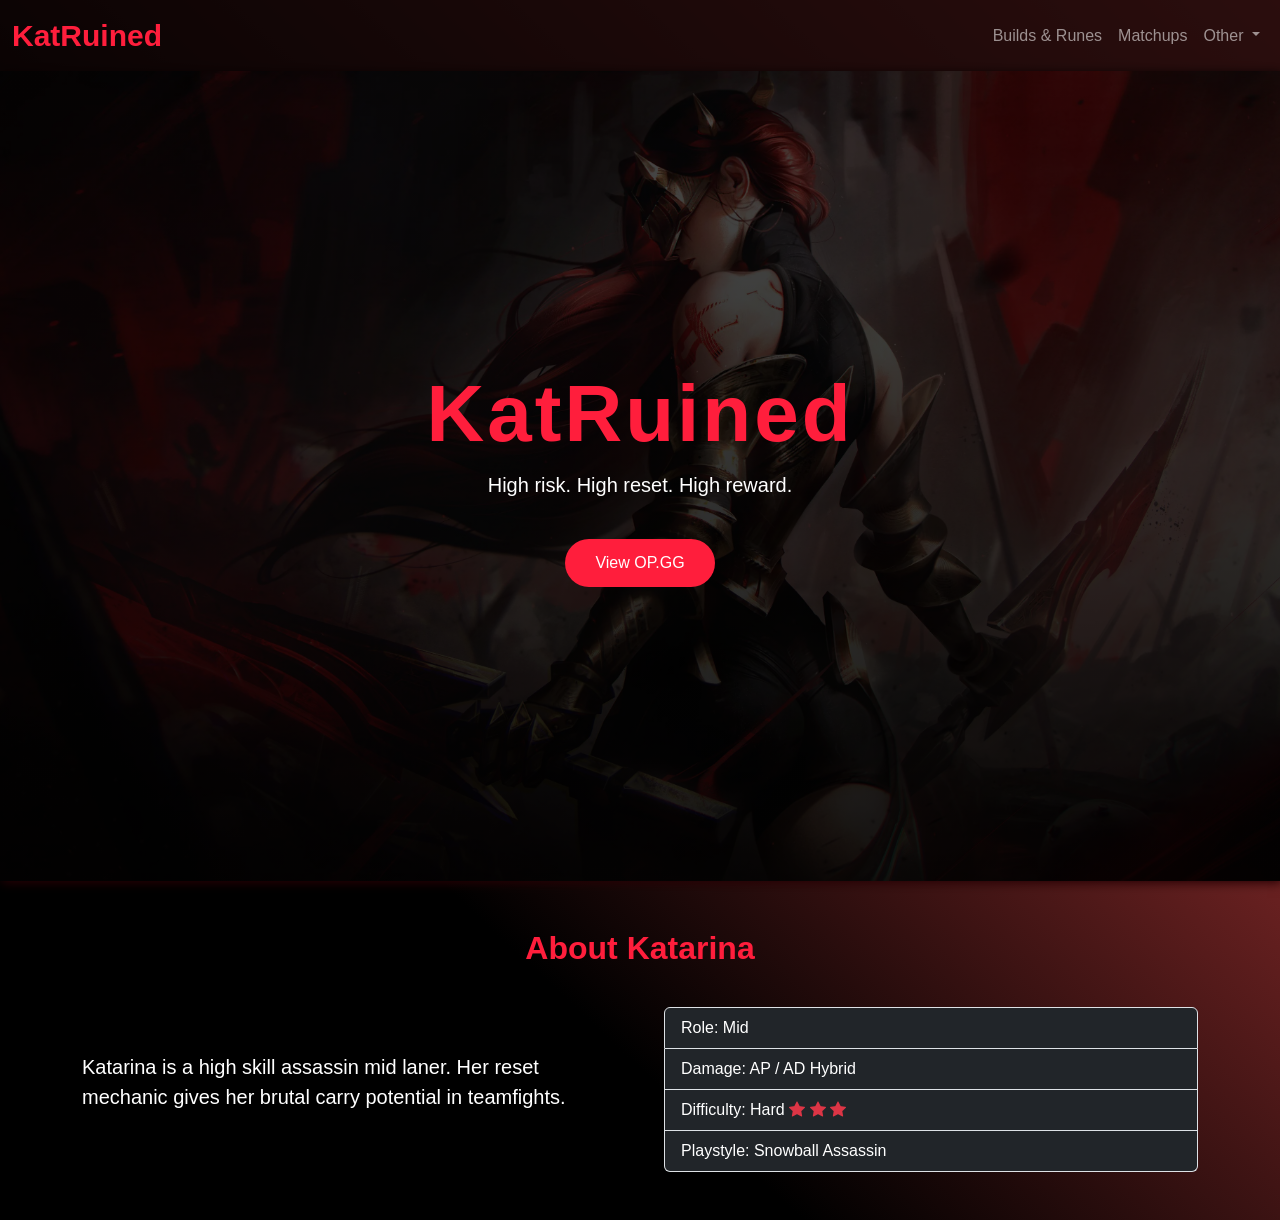
<file: index.html>
<!DOCTYPE html>
<html lang="hu">
<head>
    <meta charset="UTF-8">
    <meta name="viewport" content="width=device-width, initial-scale=1.0">
    <title>KatRuined</title>
    <link href="https://cdn.jsdelivr.net/npm/bootstrap@5.3.8/dist/css/bootstrap.min.css" rel="stylesheet" integrity="sha384-sRIl4kxILFvY47J16cr9ZwB07vP4J8+LH7qKQnuqkuIAvNWLzeN8tE5YBujZqJLB" crossorigin="anonymous">
    <script src="https://cdn.jsdelivr.net/npm/bootstrap@5.3.8/dist/js/bootstrap.bundle.min.js" integrity="sha384-FKyoEForCGlyvwx9Hj09JcYn3nv7wiPVlz7YYwJrWVcXK/BmnVDxM+D2scQbITxI" crossorigin="anonymous"></script>
    <link rel="stylesheet" href="css/index.css">
    <link href="https://cdn.jsdelivr.net/npm/bootstrap-icons@1.11.3/font/bootstrap-icons.css" rel="stylesheet">
</head>
<body>

    <!-- NAVBAR -->

    <nav class="navbar navbar-expand-lg navbar-dark" style="background: rgba(0, 0, 0, 0.808);">
    <div class="container-fluid">
    <a class="navbar-brand" href="index.html" style="color: #ff1e3c; font-weight: bold; font-size: 30px;">KatRuined</a>
    <button class="navbar-toggler" type="button" data-bs-toggle="collapse" data-bs-target="#navbarSupportedContent" aria-controls="navbarSupportedContent" aria-expanded="false" aria-label="Toggle navigation">
      <span class="navbar-toggler-icon"></span>
    </button>
    <div class="collapse navbar-collapse" id="navbarSupportedContent">
      <ul class="navbar-nav ms-auto">
        <!--<li class="nav-item">
          <a class="nav-link active" aria-current="page" href="index.html">Home</a>
        </li>-->
        <li class="nav-item">
          <a class="nav-link" href="builds and runes.html">Builds & Runes</a>
        </li>
        <li class="nav-item">
          <a class="nav-link" href="matchups.html">Matchups</a>
        </li>
        <li class="nav-item dropdown">
          <a class="nav-link dropdown-toggle" href="#" role="button" data-bs-toggle="dropdown" aria-expanded="false">
            Other
          </a>
          <ul class="dropdown-menu" style="background-color: rgba(46, 0, 0, 0.329);">
            <li><a class="dropdown-item" href="story.html" style="color: white;">Story</a></li>
            <li><a class="dropdown-item" href="skins.html" style="color: white;">Skins</a></li>
          </ul>
        </li>
        
    </div>
    </div>
    </nav>

    <!--HERO-->

    <section class="hero">
    <div class="container">
        <h1 class="display-1 fw-bold">KatRuined</h1>
        <p class="lead mb-4">
            High risk. High reset. High reward.
        </p>
        <a href="https://op.gg/lol/summoners/eune/AssassinSIave-1111" class="opgg-btn">View OP.GG</a>
    </div>
    </section>

    <section class="container py-5 fade-in">
    <h2 class="section-title text-center">About Katarina</h2>

    <div class="row g-5 align-items-center">
        <div class="col-md-6">
            <p class="lead">
                Katarina is a high skill assassin mid laner.
                Her reset mechanic gives her brutal carry potential in teamfights.
            </p>
        </div>

        <div class="col-md-6">
            <ul class="list-group list-group-dark">
                <li class="list-group-item bg-dark text-white">
                    Role: Mid
                </li>
                <li class="list-group-item bg-dark text-white">
                    Damage: AP / AD Hybrid
                </li>
                <li class="list-group-item bg-dark text-white">
                    Difficulty: Hard
                    <i class="bi bi-star-fill text-danger"></i>
                    <i class="bi bi-star-fill text-danger"></i>
                    <i class="bi bi-star-fill text-danger"></i>
                </li>
                <li class="list-group-item bg-dark text-white">
                    Playstyle: Snowball Assassin
                </li>
            </ul>
        </div>
    </div>
</section>
</body>
</html>
</file>
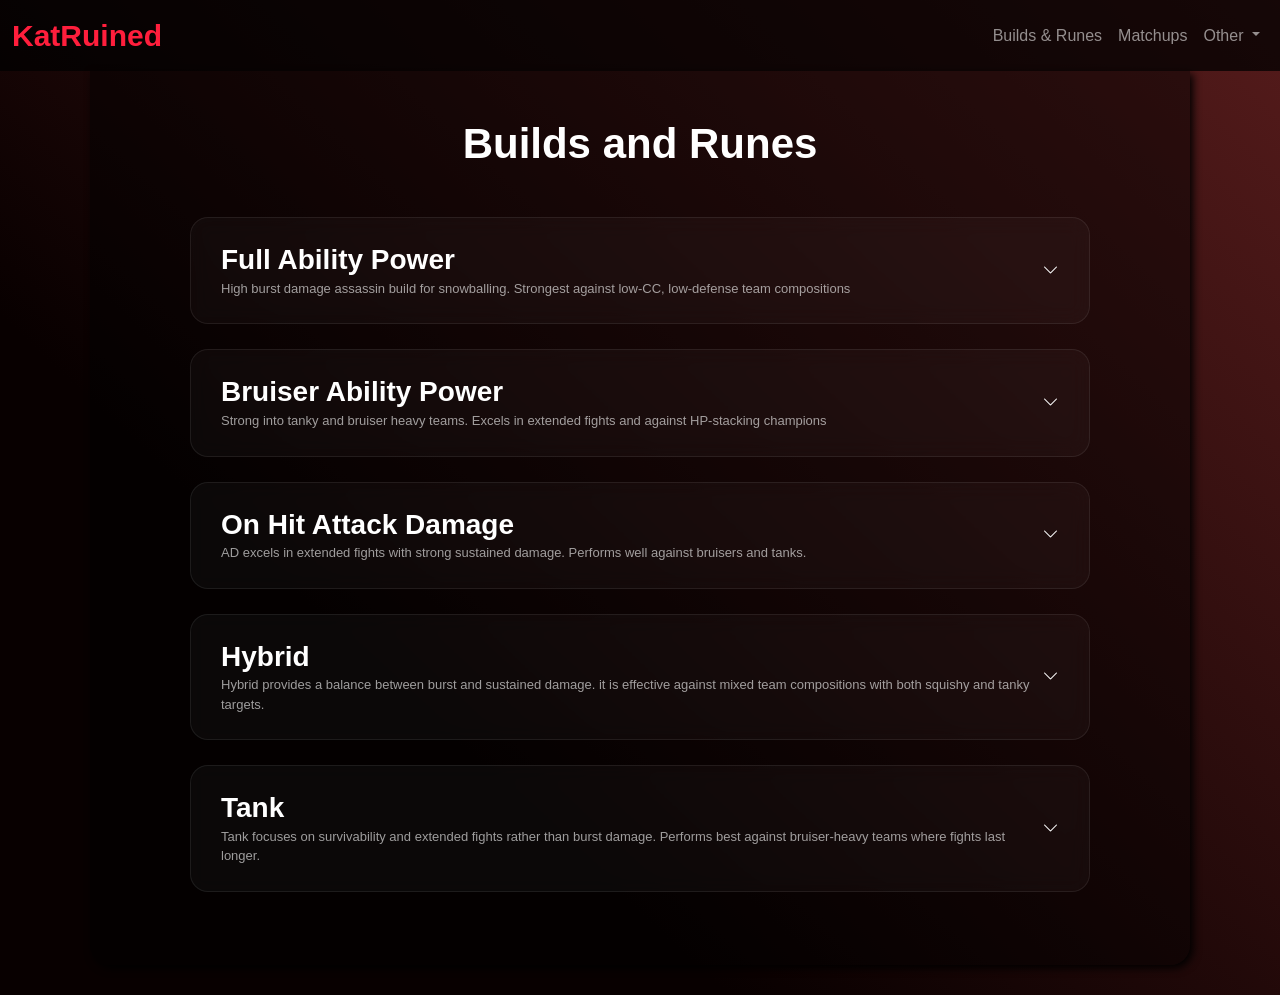
<file: builds and runes.html>
<!DOCTYPE html>
<html lang="hu">
<head>
    <meta charset="UTF-8">
    <meta name="viewport" content="width=device-width, initial-scale=1.0">
    <title>KatRuined - Builds and Runes</title>
    <link href="https://cdn.jsdelivr.net/npm/bootstrap@5.3.8/dist/css/bootstrap.min.css" rel="stylesheet" integrity="sha384-sRIl4kxILFvY47J16cr9ZwB07vP4J8+LH7qKQnuqkuIAvNWLzeN8tE5YBujZqJLB" crossorigin="anonymous">
    <script src="https://cdn.jsdelivr.net/npm/bootstrap@5.3.8/dist/js/bootstrap.bundle.min.js" integrity="sha384-FKyoEForCGlyvwx9Hj09JcYn3nv7wiPVlz7YYwJrWVcXK/BmnVDxM+D2scQbITxI" crossorigin="anonymous"></script>
    <link rel="stylesheet" href="css/builds_and_runes.css">
    <link href="https://cdn.jsdelivr.net/npm/bootstrap-icons@1.11.3/font/bootstrap-icons.css" rel="stylesheet">
</head>
<body>
    

    <!-- NAVBAR -->

    <nav class="navbar navbar-expand-lg navbar-dark" style="background: rgba(0, 0, 0, 0.747);">
    <div class="container-fluid">
    <a class="navbar-brand" href="index.html" style="color: #ff1e3c; font-weight: bold; font-size: 30px;">KatRuined</a>
    <button class="navbar-toggler" type="button" data-bs-toggle="collapse" data-bs-target="#navbarSupportedContent" aria-controls="navbarSupportedContent" aria-expanded="false" aria-label="Toggle navigation">
      <span class="navbar-toggler-icon"></span>
    </button>
    <div class="collapse navbar-collapse" id="navbarSupportedContent">
      <ul class="navbar-nav ms-auto">
        <li class="nav-item">
          <a class="nav-link" href="builds and runes.html">Builds & Runes</a>
        </li>
        <li class="nav-item">
          <a class="nav-link" href="matchups.html">Matchups</a>
        </li>
        <li class="nav-item dropdown">
          <a class="nav-link dropdown-toggle" href="#" role="button" data-bs-toggle="dropdown" aria-expanded="false">
            Other
          </a>
           <ul class="dropdown-menu" style="background-color: rgba(46, 0, 0, 0.329);">
            <li><a class="dropdown-item" href="story.html" style="color: white;">Story</a></li>
            <li><a class="dropdown-item" href="skins.html" style="color: white;">Skins</a></li>
          </ul>
        </li>
        
    </div>
    </div>
    </nav>

    <!--ITEM BUILDS-->

<div class="container py-5">

    <h2 class="section-title text-center mb-5">Builds and Runes</h2>
    

    <div class="build-wrapper">

        <!-- FULL AP -->
        <div class="build-card" onclick="toggleBuild(this)">
            <div class="build-header">
                <div>
                    <h3>Full Ability Power</h3>
                    <p class="build-subtext">High burst damage assassin build for snowballing. Strongest against low-CC, low-defense team compositions</p>
                </div>
                <i class="bi bi-chevron-down"></i>
            </div>

            <div class="build-details">

                <div class="build-section">
                    <h4>Runes</h4>
                    <div class="icon-row">
                        <img src="img/Runes/DOMINATION.webp" data-bs-toggle="tooltip" data-bs-title="Domination">
                        <img src="img/Runes/electro.webp" style="width: 80px;" data-bs-toggle="tooltip" data-bs-title="Electrocute">
                        <img src="img/Runes/sudden impact.webp" data-bs-toggle="tooltip" data-bs-title="Sudden Impact">
                        <img src="img/Runes/mementos.webp" data-bs-toggle="tooltip" data-bs-title="Grisly Mementos">
                        <img src="img/Runes/RelentlessHunter.webp" data-bs-toggle="tooltip" data-bs-title="Relentless Hunter">
                    </div>
                </div>
                <div class="build-section">
                    <div class="icon-row">
                        <img src="img/Runes/precision.webp" data-bs-toggle="tooltip" data-bs-title="Precision">
                        <img src="img/Runes/triupmh.webp" style="width: 40px; margin: 20px;" data-bs-toggle="tooltip" data-bs-title="Triumph">
                        <img src="img/Runes/grace.webp" style="width: 40px; margin: 20px;" data-bs-toggle="tooltip" data-bs-title="Coup de Grace">
                        <img src="img/Runes/adaptive-force.webp" style="width: 25px; margin-left: 25px;" data-bs-toggle="tooltip" data-bs-title="Adaptive Force">
                        <img src="img/Runes/adaptive-force.webp" style="width: 25px;" data-bs-toggle="tooltip" data-bs-title="Adaptive Force">
                        <img src="img/Runes/health-scaling.webp" style="width: 25px;" data-bs-toggle="tooltip" data-bs-title="Health Scaling">
                    </div>
                </div>

                <div class="build-section">
                    <h4>Spells</h4>
                    <div class="icon-row">
                        <img src="img/spells/SummonerFlash.webp" data-bs-toggle="tooltip" data-bs-title="Flash">
                        <img src="img/spells/SummonerIgnite.webp" data-bs-toggle="tooltip" data-bs-title="Ignite">
                    </div>
                </div>

                <div class="build-section">
                    <h4>Starter Items</h4>
                    <div class="icon-row">
                        <img src="img/starter items/dark seal.webp" data-bs-toggle="tooltip" data-bs-title="Dark Seal">
                        <img src="img/starter items/potion.webp" data-bs-toggle="tooltip" data-bs-title="Refillable Potion">
                        <img src="img/starter items/ward.webp" data-bs-toggle="tooltip" data-bs-title="Stealth Ward">
                    </div>
                </div>

                <div class="build-section">
                    <h4>Core Items</h4>
                    <div class="icon-row">
                        <img src="img/items/lich bane.webp" data-bs-toggle="tooltip" data-bs-title="Lich Bane">
                        <img src="img/items/sorcerer shoes.webp" data-bs-toggle="tooltip" data-bs-title="Sorcerer Shoes">
                        <img src="img/items/shadowflame.webp" data-bs-toggle="tooltip" data-bs-title="Shadowflame">
                    </div>
                </div>

                <div class="build-section">
                    <h4>Full Build</h4>
                    <div class="icon-row">
                        <img src="img/items/lich bane.webp" style="opacity: 0.5;" data-bs-toggle="tooltip" data-bs-title="Lich Bane">
                        <img src="img/items/sorcerer shoes.webp" style="opacity: 0.5;"  data-bs-toggle="tooltip" data-bs-title="Sorcerer Shoes">
                        <img src="img/items/shadowflame.webp" style="opacity: 0.5;" data-bs-toggle="tooltip" data-bs-title="Shadowflame">
                        <img src="img/items/mejais.webp" data-bs-toggle="tooltip" data-bs-title="Mejai's Soulstealer">
                        <img src="img/items/rabadon.webp" data-bs-toggle="tooltip" data-bs-title="Rabadon's Deathcap">
                        <img src="img/items/zhonya.webp" data-bs-toggle="tooltip" data-bs-title="Zhonya's Hourglass">
                    </div>
                </div>

            </div>
        </div>

        <!--BRUISER AP-->
        <div class="build-card" onclick="toggleBuild(this)">
            <div class="build-header">
                <div>
                    <h3>Bruiser Ability Power</h3>
                    <p class="build-subtext">Strong into tanky and bruiser heavy teams. Excels in extended fights and against HP-stacking champions</p>
                </div>
                <i class="bi bi-chevron-down"></i>
            </div>

            <div class="build-details">

                <div class="build-section">
                    <h4>Runes</h4>
                    <div class="icon-row">
                        <img src="img/Runes/precision.webp"  data-bs-toggle="tooltip" data-bs-title="Precision">
                        <img src="img/Runes/Conqueror.webp" style="width: 80px;"  data-bs-toggle="tooltip" data-bs-title="Conqueror">
                        <img src="img/Runes/triupmh.webp" data-bs-toggle="tooltip" data-bs-title="Triumph">
                        <img src="img/Runes/LegendAlacrity.webp"  data-bs-toggle="tooltip" data-bs-title="Legend-Alacrity">
                        <img src="img/Runes/LastStand.webp" data-bs-toggle="tooltip" data-bs-title="Last Stand">
                    </div>
                </div>

                <div class="build-section">
                    <div class="icon-row">
                        <img src="img/Runes/resolve.webp"  data-bs-toggle="tooltip" data-bs-title="Resolve">
                        <img src="img/Runes/second-wind.webp" style="width: 40px; margin: 20px;"  data-bs-toggle="tooltip" data-bs-title="Second Wind">
                        <img src="img/Runes/overgrowth.webp" style="width: 40px; margin: 20px;"  data-bs-toggle="tooltip" data-bs-title="Overgrowth">
                        <img src="img/Runes/adaptive-force.webp" style="width: 25px; margin-left: 25px;" data-bs-toggle="tooltip" data-bs-title="Adaptive Force">
                        <img src="img/Runes/adaptive-force.webp" style="width: 25px;" data-bs-toggle="tooltip" data-bs-title="Adaptive Force">
                        <img src="img/Runes/defense.webp" style="width: 30px;" data-bs-toggle="tooltip" data-bs-title="Defense">
                    </div>
                </div>

                <div class="build-section">
                    <h4>Spells</h4>
                    <div class="icon-row">
                        <img src="img/spells/SummonerFlash.webp" data-bs-toggle="tooltip" data-bs-title="Flash">
                        <img src="img/spells/SummonerTeleport.webp" data-bs-toggle="tooltip" data-bs-title="Teleport">
                    </div>
                </div>

                <div class="build-section">
                    <h4>Starter Items</h4>
                    <div class="icon-row">
                        <img src="img/starter items/dshield.webp" data-bs-toggle="tooltip" data-bs-title="Doran Shield">
                        <img src="img/starter items/red potion.webp" data-bs-toggle="tooltip" data-bs-title="Health Potion">
                        <img src="img/starter items/ward.webp" data-bs-toggle="tooltip" data-bs-title="Stealth Ward">
                    </div>
                </div>

                <div class="build-section">
                    <h4>Core Items</h4>
                    <div class="icon-row">
                        <img src="img/items/nashor.webp" data-bs-toggle="tooltip" data-bs-title="Nashor's Tooth">
                        <img src="img/items/mrshoes.webp" data-bs-toggle="tooltip" data-bs-title="Mercury's Treads">
                        <img src="img/items/gunblade.webp" data-bs-toggle="tooltip" data-bs-title="Hextech Gunblade">
                    </div>
                </div>

                <div class="build-section">
                    <h4>Full Build</h4>
                    <div class="icon-row">
                        <img src="img/items/nashor.webp" style="opacity: 0.5;" data-bs-toggle="tooltip" data-bs-title="Nashor's Tooth">
                        <img src="img/items/mrshoes.webp" style="opacity: 0.5;" data-bs-toggle="tooltip" data-bs-title="Mercury's Treads">
                        <img src="img/items/gunblade.webp" style="opacity: 0.5;" data-bs-toggle="tooltip" data-bs-title="Hextech Gunblade">
                        <img src="img/items/liandry.webp" data-bs-toggle="tooltip" data-bs-title="Liandry's Torment">
                        <img src="img/items/zhonya.webp" data-bs-toggle="tooltip" data-bs-title="Zhonya's Hourglass">
                        <img src="img/items/voidstaff.webp" data-bs-toggle="tooltip" data-bs-title="Void Staff">
                    </div>
                </div>

            </div>
        </div>
        <!--ON HIT AD-->
        <div class="build-card" onclick="toggleBuild(this)">
            <div class="build-header">
                <div>
                    <h3>On Hit Attack Damage</h3>
                    <p class="build-subtext">AD excels in extended fights with strong sustained damage. Performs well against bruisers and tanks.</p>
                </div>
                <i class="bi bi-chevron-down"></i>
            </div>

            <div class="build-details">

                <div class="build-section">
                    <h4>Runes</h4>
                    <div class="icon-row">
                        <img src="img/Runes/precision.webp"  data-bs-toggle="tooltip" data-bs-title="Precision">
                        <img src="img/Runes/Conqueror.webp" style="width: 80px;"  data-bs-toggle="tooltip" data-bs-title="Conqueror">
                        <img src="img/Runes/triupmh.webp" data-bs-toggle="tooltip" data-bs-title="Triumph">
                        <img src="img/Runes/LegendAlacrity.webp"  data-bs-toggle="tooltip" data-bs-title="Legend-Alacrity">
                        <img src="img/Runes/LastStand.webp" data-bs-toggle="tooltip" data-bs-title="Last Stand">
                    </div>
                </div>

                <div class="build-section">
                    <div class="icon-row">
                        <img src="img/Runes/DOMINATION.webp"  data-bs-toggle="tooltip" data-bs-title="Domination">
                        <img src="img/Runes/sudden impact.webp" style="width: 40px; margin: 20px;"  data-bs-toggle="tooltip" data-bs-title="Sudden impact">
                        <img src="img/Runes/RelentlessHunter.webp" style="width: 40px; margin: 20px;"  data-bs-toggle="tooltip" data-bs-title="Relentless Hunter">
                        <img src="img/Runes/attackspeed.webp" style="width: 25px; margin-left: 25px;" data-bs-toggle="tooltip" data-bs-title="Attack Speed">
                        <img src="img/Runes/adaptive-force.webp" style="width: 25px;" data-bs-toggle="tooltip" data-bs-title="Adaptive Force">
                        <img src="img/Runes/defense.webp" style="width: 30px;" data-bs-toggle="tooltip" data-bs-title="Defense">
                    </div>
                </div>

                <div class="build-section">
                    <h4>Spells</h4>
                    <div class="icon-row">
                        <img src="img/spells/SummonerFlash.webp" data-bs-toggle="tooltip" data-bs-title="Flash">
                        <img src="img/spells/SummonerIgnite.webp" data-bs-toggle="tooltip" data-bs-title="Teleport">
                    </div>
                </div>

                <div class="build-section">
                    <h4>Starter Items</h4>
                    <div class="icon-row">
                        <img src="img/starter items/doranblade.webp" data-bs-toggle="tooltip" data-bs-title="Doran Blade">
                        <img src="img/starter items/red potion.webp" data-bs-toggle="tooltip" data-bs-title="Health Potion">
                        <img src="img/starter items/ward.webp" data-bs-toggle="tooltip" data-bs-title="Stealth Ward">
                    </div>
                </div>

                <div class="build-section">
                    <h4>Core Items</h4>
                    <div class="icon-row">
                        <img src="img/items/krakenslayer.webp" data-bs-toggle="tooltip" data-bs-title="Kraken Slayer">
                        <img src="img/items/PlatedSteelcaps.webp" data-bs-toggle="tooltip" data-bs-title="Plated Steelcaps">
                        <img src="img/items/botrk.webp" data-bs-toggle="tooltip" data-bs-title="Blade of the Ruined King">
                    </div>
                </div>

                <div class="build-section">
                    <h4>Full Build</h4>
                    <div class="icon-row">
                        <img src="img/items/krakenslayer.webp" style="opacity: 0.5;" data-bs-toggle="tooltip" data-bs-title="Kraken Slayer">
                        <img src="img/items/PlatedSteelcaps.webp" style="opacity: 0.5;" data-bs-toggle="tooltip" data-bs-title="Plated Steelcaps">
                        <img src="img/items/botrk.webp" style="opacity: 0.5;" data-bs-toggle="tooltip" data-bs-title="Blade of the Ruined King">
                        <img src="img/items/terminus.webp" data-bs-toggle="tooltip" data-bs-title="Terminus">
                        <img src="img/items/witsend.webp" data-bs-toggle="tooltip" data-bs-title="Wit's End">
                        <img src="img/items/deathsdance.webp" data-bs-toggle="tooltip" data-bs-title="Death's Dance">
                    </div>
                </div>

            </div>
        </div>
        <!--HYBRID-->
        <div class="build-card" onclick="toggleBuild(this)">
            <div class="build-header">
                <div>
                    <h3>Hybrid</h3>
                    <p class="build-subtext">Hybrid provides a balance between burst and sustained damage. it is effective against mixed team compositions with both squishy and tanky targets.</p>
                </div>
                <i class="bi bi-chevron-down"></i>
            </div>

            <div class="build-details">

                <div class="build-section">
                    <h4>Runes</h4>
                    <div class="icon-row">
                        <img src="img/Runes/DOMINATION.webp"  data-bs-toggle="tooltip" data-bs-title="Domination">
                        <img src="img/Runes/electro.webp" style="width: 80px;"  data-bs-toggle="tooltip" data-bs-title="Electrocute">
                        <img src="img/Runes/sudden impact.webp" data-bs-toggle="tooltip" data-bs-title="Sudden Impact">
                        <img src="img/Runes/mementos.webp"  data-bs-toggle="tooltip" data-bs-title="Grisly Mementos">
                        <img src="img/Runes/RelentlessHunter.webp" data-bs-toggle="tooltip" data-bs-title="Relentless Hunter">
                    </div>
                </div>

                <div class="build-section">
                    <div class="icon-row">
                        <img src="img/Runes/resolve.webp"  data-bs-toggle="tooltip" data-bs-title="Resolve">
                        <img src="img/Runes/second-wind.webp" style="width: 40px; margin: 20px;"  data-bs-toggle="tooltip" data-bs-title="Second Wind">
                        <img src="img/Runes/overgrowth.webp" style="width: 40px; margin: 20px;"  data-bs-toggle="tooltip" data-bs-title="Overgrowth">
                        <img src="img/Runes/adaptive-force.webp" style="width: 25px; margin-left: 25px;" data-bs-toggle="tooltip" data-bs-title="Adaptive Force">
                        <img src="img/Runes/adaptive-force.webp" style="width: 25px;" data-bs-toggle="tooltip" data-bs-title="Adaptive Force">
                        <img src="img/Runes/health-scaling.webp" style="width: 30px;" data-bs-toggle="tooltip" data-bs-title="Health-Scaling">
                    </div>
                </div>

                <div class="build-section">
                    <h4>Spells</h4>
                    <div class="icon-row">
                        <img src="img/spells/SummonerFlash.webp" data-bs-toggle="tooltip" data-bs-title="Flash">
                        <img src="img/spells/SummonerIgnite.webp" data-bs-toggle="tooltip" data-bs-title="Ignite">
                    </div>
                </div>

                <div class="build-section">
                    <h4>Starter Items</h4>
                    <div class="icon-row">
                        <img src="img/starter items/dshield.webp" data-bs-toggle="tooltip" data-bs-title="Doran Shield">
                        <img src="img/starter items/red potion.webp" data-bs-toggle="tooltip" data-bs-title="Health Potion">
                        <img src="img/starter items/ward.webp" data-bs-toggle="tooltip" data-bs-title="Stealth Ward">
                    </div>
                </div>

                <div class="build-section">
                    <h4>Core Items</h4>
                    <div class="icon-row">
                        <img src="img/items/nashor.webp" data-bs-toggle="tooltip" data-bs-title="Nashor's Tooth">
                        <img src="img/items/mrshoes.webp" data-bs-toggle="tooltip" data-bs-title="Mercury's Treads">
                        <img src="img/items/gunblade.webp" data-bs-toggle="tooltip" data-bs-title="Hextech Gunblade">
                    </div>
                </div>

                <div class="build-section">
                    <h4>Full Build</h4>
                    <div class="icon-row">
                        <img src="img/items/nashor.webp" style="opacity: 0.5;" data-bs-toggle="tooltip" data-bs-title="Nashor's Tooth">
                        <img src="img/items/mrshoes.webp" style="opacity: 0.5;" data-bs-toggle="tooltip" data-bs-title="Mercury's Treads">
                        <img src="img/items/gunblade.webp" style="opacity: 0.5;" data-bs-toggle="tooltip" data-bs-title="Hextech Gunblade">
                        <img src="img/items/krakenslayer.webp" data-bs-toggle="tooltip" data-bs-title="Kraken Slayer">
                        <img src="img/items/shadowflame.webp" data-bs-toggle="tooltip" data-bs-title="Shadowflame">
                        <img src="img/items/zhonya.webp" data-bs-toggle="tooltip" data-bs-title="Zhonya's Hourglass">
                    </div>
                </div>

            </div>
        </div>
        <!--TANK-->
        <div class="build-card" onclick="toggleBuild(this)">
            <div class="build-header">
                <div>
                    <h3>Tank</h3>
                    <p class="build-subtext">Tank focuses on survivability and extended fights rather than burst damage. Performs best against bruiser-heavy teams where fights last longer.</p>
                </div>
                <i class="bi bi-chevron-down"></i>
            </div>

            <div class="build-details">

                <div class="build-section">
                    <h4>Runes</h4>
                    <div class="icon-row">
                        <img src="img/Runes/precision.webp"  data-bs-toggle="tooltip" data-bs-title="Precision">
                        <img src="img/Runes/Conqueror.webp" style="width: 80px;"  data-bs-toggle="tooltip" data-bs-title="Conqueror">
                        <img src="img/Runes/triupmh.webp" data-bs-toggle="tooltip" data-bs-title="Triumph">
                        <img src="img/Runes/LegendAlacrity.webp"  data-bs-toggle="tooltip" data-bs-title="Legend-Alacrity">
                        <img src="img/Runes/LastStand.webp" data-bs-toggle="tooltip" data-bs-title="Last Stand">
                    </div>
                </div>

                <div class="build-section">
                    <div class="icon-row">
                        <img src="img/Runes/resolve.webp"  data-bs-toggle="tooltip" data-bs-title="Resolve">
                        <img src="img/Runes/Conditioning.webp" style="width: 40px; margin: 20px;"  data-bs-toggle="tooltip" data-bs-title="Conditioning">
                        <img src="img/Runes/overgrowth.webp" style="width: 40px; margin: 20px;"  data-bs-toggle="tooltip" data-bs-title="Overgrowth">
                        <img src="img/Runes/attackspeed.webp" style="width: 25px; margin-left: 25px;" data-bs-toggle="tooltip" data-bs-title="Attack Speed">
                        <img src="img/Runes/movespeed.webp" style="width: 25px;" data-bs-toggle="tooltip" data-bs-title="Move Speed">
                        <img src="img/Runes/tenacityandslowresist.webp" style="width: 30px;" data-bs-toggle="tooltip" data-bs-title="Tenacity and Slow Resist">
                    </div>
                </div>

                <div class="build-section">
                    <h4>Spells</h4>
                    <div class="icon-row">
                        <img src="img/spells/SummonerFlash.webp" data-bs-toggle="tooltip" data-bs-title="Flash">
                        <img src="img/spells/SummonerTeleport.webp" data-bs-toggle="tooltip" data-bs-title="Teleport">
                    </div>
                </div>

                <div class="build-section">
                    <h4>Starter Items</h4>
                    <div class="icon-row">
                        <img src="img/starter items/dshield.webp" data-bs-toggle="tooltip" data-bs-title="Doran Shield">
                        <img src="img/starter items/red potion.webp" data-bs-toggle="tooltip" data-bs-title="Health Potion">
                        <img src="img/starter items/ward.webp" data-bs-toggle="tooltip" data-bs-title="Stealth Ward">
                    </div>
                </div>

                <div class="build-section">
                    <h4>Core Items</h4>
                    <div class="icon-row">
                        <img src="img/items/heartsteel.webp" data-bs-toggle="tooltip" data-bs-title="Heartsteel">
                        <img src="img/items/PlatedSteelcaps.webp" data-bs-toggle="tooltip" data-bs-title="Plated Steelcaps">
                        <img src="img/items/titanic.webp" data-bs-toggle="tooltip" data-bs-title="Titanic Hydra">
                    </div>
                </div>

                <div class="build-section">
                    <h4>Full Build</h4>
                    <div class="icon-row">
                        <img src="img/items/heartsteel.webp" style="opacity: 0.5;" data-bs-toggle="tooltip" data-bs-title="Heartsteel">
                        <img src="img/items/PlatedSteelcaps.webp" style="opacity: 0.5;" data-bs-toggle="tooltip" data-bs-title="Plated Steelcaps">
                        <img src="img/items/titanic.webp" style="opacity: 0.5;" data-bs-toggle="tooltip" data-bs-title="Titanic Hydra">
                        <img src="img/items/botrk.webp" data-bs-toggle="tooltip" data-bs-title="Blade of the Ruined King">
                        <img src="img/items/terminus.webp" data-bs-toggle="tooltip" data-bs-title="Terminus">
                        <img src="img/items/despair.webp" data-bs-toggle="tooltip" data-bs-title="Undending Despair">
                    </div>
                </div>

            </div>
        </div>
    </div>
</div>



<script>
    function toggleBuild(card) {

    const allDetails = document.querySelectorAll(".build-details");
    const allIcons = document.querySelectorAll(".build-header i");

    allDetails.forEach(d => {
        if (d !== card.querySelector(".build-details")) {
            d.classList.remove("active");
        }
    });

    allIcons.forEach(i => {
        if (i !== card.querySelector("i")) {
            i.classList.remove("rotate");
        }
    });

    const details = card.querySelector(".build-details");
    const icon = card.querySelector("i");

    details.classList.toggle("active");
    icon.classList.toggle("rotate");
}

const tooltipTriggerList = document.querySelectorAll('[data-bs-toggle="tooltip"]');

    tooltipTriggerList.forEach(function (el) {

        el.addEventListener("click", function (e) {
            e.stopPropagation();
        });

        new bootstrap.Tooltip(el);

    });
</script>
</body>
</html>
</file>
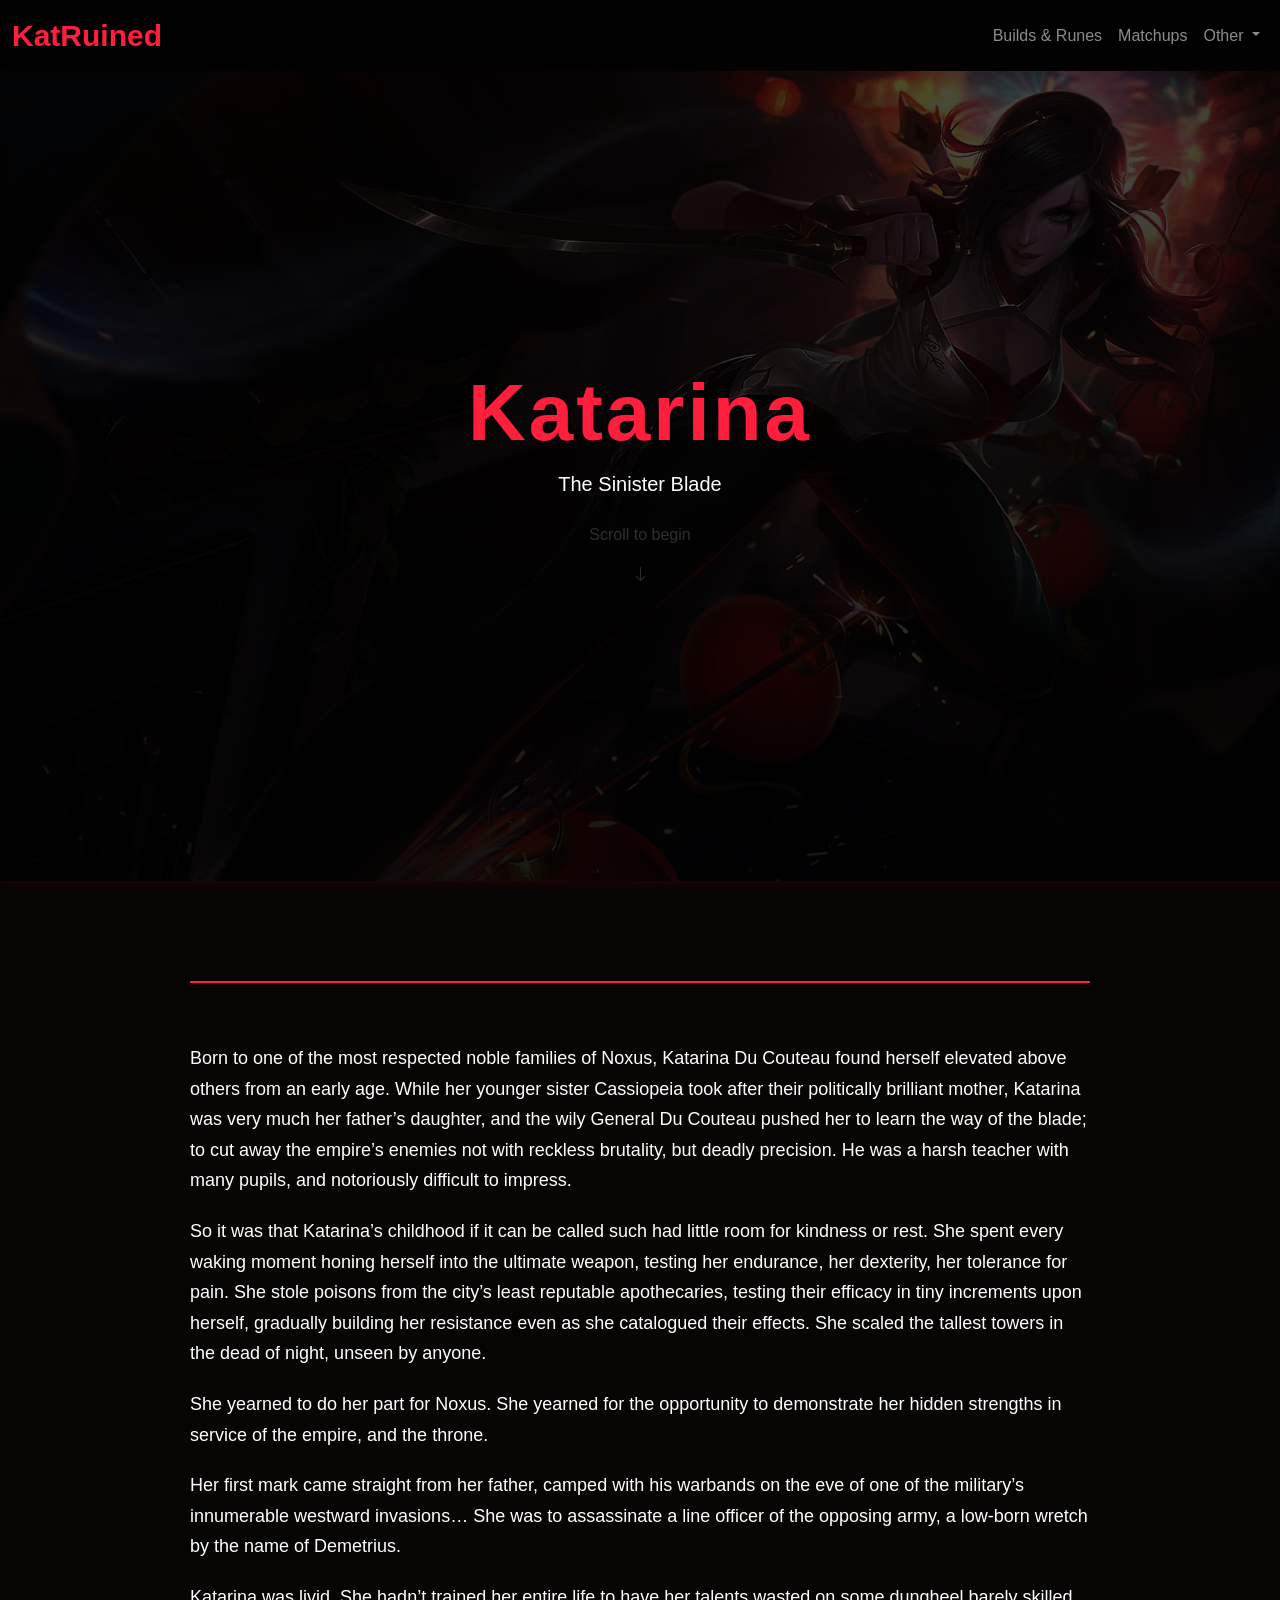
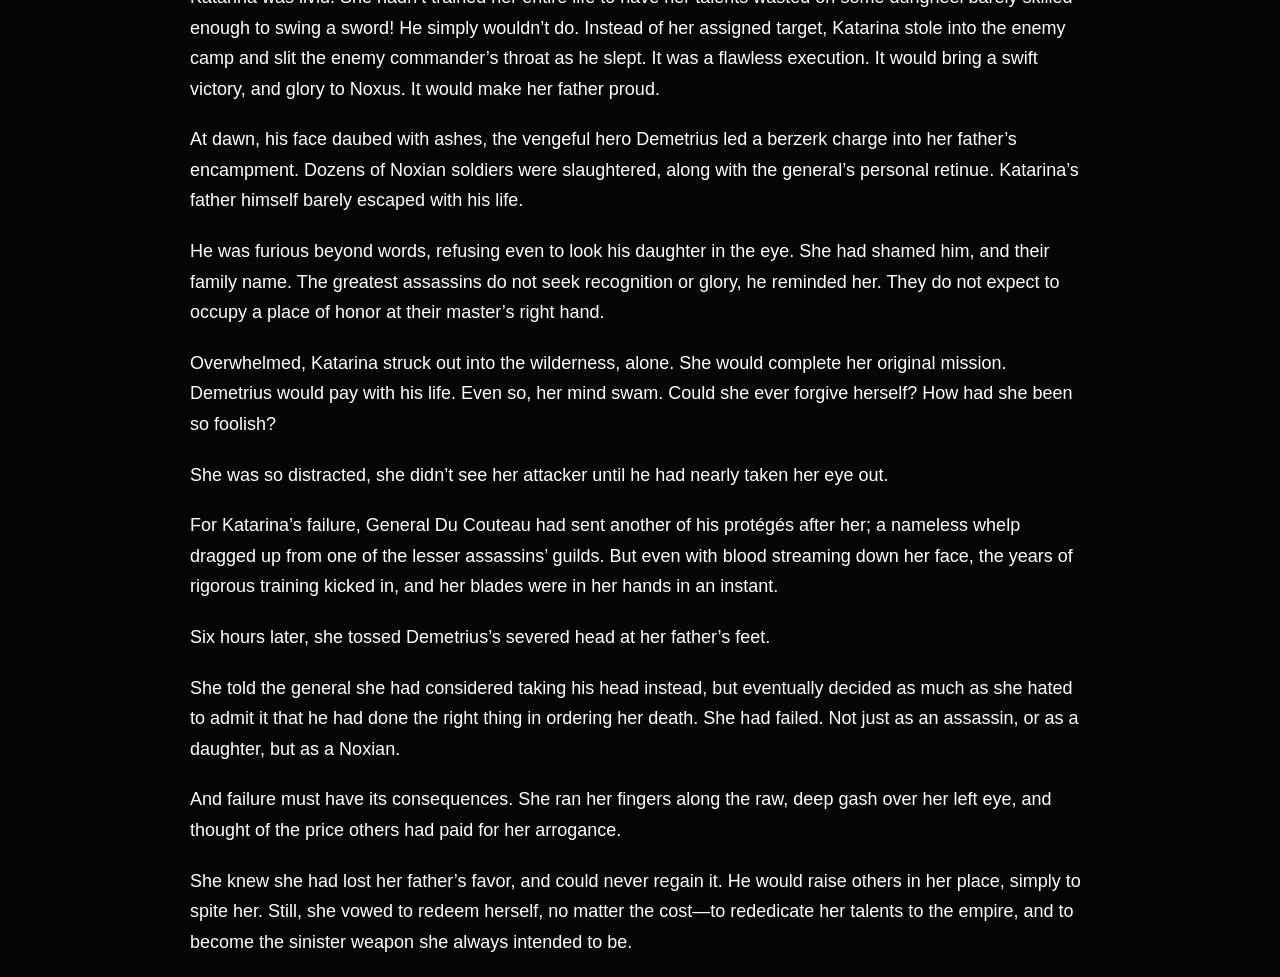
<file: story.html>
<!DOCTYPE html>
<html lang="hu">
<head>
    <meta charset="UTF-8">
    <meta name="viewport" content="width=device-width, initial-scale=1.0">
    <title>KatRuined - Katarina's Story</title>
    <link href="https://cdn.jsdelivr.net/npm/bootstrap@5.3.8/dist/css/bootstrap.min.css" rel="stylesheet" integrity="sha384-sRIl4kxILFvY47J16cr9ZwB07vP4J8+LH7qKQnuqkuIAvNWLzeN8tE5YBujZqJLB" crossorigin="anonymous">
    <script src="https://cdn.jsdelivr.net/npm/bootstrap@5.3.8/dist/js/bootstrap.bundle.min.js" integrity="sha384-FKyoEForCGlyvwx9Hj09JcYn3nv7wiPVlz7YYwJrWVcXK/BmnVDxM+D2scQbITxI" crossorigin="anonymous"></script>
    <link rel="stylesheet" href="css/story.css">
    <link href="https://cdn.jsdelivr.net/npm/bootstrap-icons@1.11.3/font/bootstrap-icons.css" rel="stylesheet">
</head>
<body>
    

    <!-- NAVBAR -->

    <nav class="navbar navbar-expand-lg navbar-dark" style="background: rgba(0, 0, 0, 0.747);">
    <div class="container-fluid">
    <a class="navbar-brand" href="index.html" style="color: #ff1e3c; font-weight: bold; font-size: 30px;">KatRuined</a>
    <button class="navbar-toggler" type="button" data-bs-toggle="collapse" data-bs-target="#navbarSupportedContent" aria-controls="navbarSupportedContent" aria-expanded="false" aria-label="Toggle navigation">
      <span class="navbar-toggler-icon"></span>
    </button>
    <div class="collapse navbar-collapse" id="navbarSupportedContent">
      <ul class="navbar-nav ms-auto">
        <li class="nav-item">
          <a class="nav-link" href="builds and runes.html">Builds & Runes</a>
        </li>
        <li class="nav-item">
          <a class="nav-link" href="matchups.html">Matchups</a>
        </li>
        <li class="nav-item dropdown">
          <a class="nav-link dropdown-toggle" href="#" role="button" data-bs-toggle="dropdown" aria-expanded="false">
            Other
          </a>
           <ul class="dropdown-menu" style="background-color: rgba(46, 0, 0, 0.329);">
            <li><a class="dropdown-item" href="story.html" style="color: white;">Story</a></li>
            <li><a class="dropdown-item" href="skins.html" style="color: white;">Skins</a></li>
          </ul>
        </li>

    </div>
    </div>
    </nav>

    <!--Story-->

     <section class="hero">
        <div class="container">
            <h1 class="display-1 fw-bold">Katarina</h1>
            <p class="lead mb-4">
            The Sinister Blade</p>
            <p class="scroll">Scroll to begin</p>
            <i class="bi bi-arrow-down" style="color: rgba(255, 255, 255, 0.178);"></i>
            </div>
    </section>

        <section class="story">
            <p>Born to one of the most respected noble families of Noxus, Katarina Du Couteau found herself elevated above others from an early age. While her younger sister Cassiopeia took after their politically brilliant mother, Katarina was very much her father’s daughter, and the wily General Du Couteau pushed her to learn the way of the blade; to cut away the empire’s enemies not with reckless brutality, but deadly precision. He was a harsh teacher with many pupils, and notoriously difficult to impress.</p>
            
            <p>So it was that Katarina’s childhood if it can be called such had little room for kindness or rest. She spent every waking moment honing herself into the ultimate weapon, testing her endurance, her dexterity, her tolerance for pain. She stole poisons from the city’s least reputable apothecaries, testing their efficacy in tiny increments upon herself, gradually building her resistance even as she catalogued their effects. She scaled the tallest towers in the dead of night, unseen by anyone.</p>

            <p>She yearned to do her part for Noxus. She yearned for the opportunity to demonstrate her hidden strengths in service of the empire, and the throne.</p>

            <p>Her first mark came straight from her father, camped with his warbands on the eve of one of the military’s innumerable westward invasions… She was to assassinate a line officer of the opposing army, a low-born wretch by the name of Demetrius.</p>

            <p>Katarina was livid. She hadn’t trained her entire life to have her talents wasted on some dungheel barely skilled enough to swing a sword! He simply wouldn’t do. Instead of her assigned target, Katarina stole into the enemy camp and slit the enemy commander’s throat as he slept. It was a flawless execution. It would bring a swift victory, and glory to Noxus. It would make her father proud.</p>

            <p>At dawn, his face daubed with ashes, the vengeful hero Demetrius led a berzerk charge into her father’s encampment. Dozens of Noxian soldiers were slaughtered, along with the general’s personal retinue. Katarina’s father himself barely escaped with his life.</p>

            <p>He was furious beyond words, refusing even to look his daughter in the eye. She had shamed him, and their family name. The greatest assassins do not seek recognition or glory, he reminded her. They do not expect to occupy a place of honor at their master’s right hand.</p>

            <p>Overwhelmed, Katarina struck out into the wilderness, alone. She would complete her original mission. Demetrius would pay with his life. Even so, her mind swam. Could she ever forgive herself? How had she been so foolish?</p>

            <p>She was so distracted, she didn’t see her attacker until he had nearly taken her eye out.</p>

            <p>For Katarina’s failure, General Du Couteau had sent another of his protégés after her; a nameless whelp dragged up from one of the lesser assassins’ guilds. But even with blood streaming down her face, the years of rigorous training kicked in, and her blades were in her hands in an instant.</p>

            <p>Six hours later, she tossed Demetrius’s severed head at her father’s feet.</p>

            <p>She told the general she had considered taking his head instead, but eventually decided as much as she hated to admit it that he had done the right thing in ordering her death. She had failed. Not just as an assassin, or as a daughter, but as a Noxian.</p>

            <p>And failure must have its consequences. She ran her fingers along the raw, deep gash over her left eye, and thought of the price others had paid for her arrogance.</p>

            <p>She knew she had lost her father’s favor, and could never regain it. He would raise others in her place, simply to spite her. Still, she vowed to redeem herself, no matter the cost—to rededicate her talents to the empire, and to become the sinister weapon she always intended to be.</p>
        </section>
</file>
<file: css/index.css>
*{
    padding: 0;
    margin: 0;
    box-sizing: border-box;
    font-family: Arial, Helvetica, sans-serif;
}

::selection {
  background-color: rgba(255, 0, 0, 0.199);
}

::-moz-selection {
  background-color: rgba(255, 0, 0, 0.199);
}

body {
    background: #000;
    background: linear-gradient(223deg, rgba(0, 0, 0, 1) 0%, rgba(224, 70, 70, 1) 0%, rgba(0, 0, 0, 1) 69%);
    color: white;
    overscroll-behavior: unset;
}

/* NAVBAR */

.dropdown-menu .dropdown-item:hover {
    background-color: #ff1e3c;
    color: white;
}
.navbar-dark .navbar-nav .nav-link {
    transition: color 0.3s ease;
}
.navbar-dark .navbar-nav .nav-link:hover {
    color: #ff1e3c;
}

/* HERO SECTION */
.hero {
    height: 90vh;
    display: flex;
    align-items: center;
    justify-content: center;
    text-align: center;
    background: linear-gradient(
        rgba(0,0,0,0.7),
        rgba(0,0,0,0.9)
    ),url(../img/bg/s64q1q3lsixd1.webp);
    box-shadow: 2px 2px 10px #270004;
    background-size: cover;
    background-position: center;
}

.hero h1 {
    font-weight: bold;
    letter-spacing: 3px;
    color: #ff1e3c;
}

.opgg-btn {
    padding: 12px 30px;
    background: #ff1e3c;
    color: white;
    text-decoration: none;
    border-radius: 30px;
    transition: 0.3s;
    display: inline-block;
    margin-top: 15px;
}

.opgg-btn:hover {
    background: #ff4d6d;
    transform: scale(1.05);
    box-shadow: 3px 3px 5px #5a1421;
}

/* SECTION TITLE */
.section-title {
    color: #ff1e3c;
    margin-bottom: 40px;
    font-weight: bold;
}

/* FADE ANIMATION */
.fade-in {
    animation: fadeIn 1.5s ease;
}

@keyframes fadeIn {
    from {
        opacity: 0;
        transform: translateY(30px);
    }
    to {
        opacity: 1;
        transform: translateY(0);
    }
}
</file>
<file: css/builds_and_runes.css>
*{
    padding: 0;
    margin: 0;
    box-sizing: border-box;
    font-family: Arial, Helvetica, sans-serif;
}

::selection {
  background-color: rgba(255, 0, 0, 0.199);
}

::-moz-selection {
  background-color: rgba(255, 0, 0, 0.199);
}

body {
    background: #000;
    background: linear-gradient(223deg, rgb(0, 0, 0) 0%, rgb(85, 27, 27) 0%, rgb(8, 0, 0) 69%);
    color: white;
    overflow-x: hidden;
    min-height: 100vh;
    overscroll-behavior: unset;
}

.container{
    max-width: 1100px;
    width: 100%;
    padding-left: 16px;
    padding-right: 16px;
    background: rgba(0, 0, 0, 0.466);
    border-bottom-right-radius: 20px;
    border-bottom-left-radius: 20px;
    margin-bottom: 30px;
    box-shadow: 3px 3px 8px #000;

}

.dropdown-menu .dropdown-item:hover {
    background-color: #ff1e3c;
    color: white;
}
.navbar-dark .navbar-nav .nav-link {
    transition: color 0.3s ease;
}
.navbar-dark .navbar-nav .nav-link:hover {
    color: #ff1e3c;
}

.section-title {
    font-size: 42px;
    font-weight: 700;
    color: white;
}

.build-wrapper {
    max-width: 900px;
    margin: auto;
}

.build-card {
    background: rgba(255,255,255,0.03);
    backdrop-filter: blur(10px);
    border: 1px solid rgba(255,255,255,0.08);
    border-radius: 18px;
    padding: 25px 30px;
    margin-bottom: 25px;
    cursor: pointer;
    transition: all 0.3s ease;
}

.build-card:hover {
    border-color: #ff1e3c;
    transform: translateY(-4px);
}

.build-header {
    display: flex;
    justify-content: space-between;
    align-items: center;
}

.build-header h3 {
    margin: 0;
    font-weight: 600;
}
.build-subtext{
    font-size: 13px;
    opacity: 0.6;
    margin: 2px 0 0 0;
}

.build-header i {
    transition: 0.3s ease;
}

.rotate {
    transform: rotate(180deg);
}

.build-details {
    max-height: 0;
    overflow: hidden;
    transition: all 0.4s ease;
}

.build-details.active {
    max-height: 2000px;
    margin-top: 25px;
}

.build-section {
    margin-bottom: 25px;
}

.build-section h4 {
    font-size: 14px;
    letter-spacing: 1px;
    text-transform: uppercase;
    opacity: 0.6;
    margin-bottom: 15px;
}

.icon-row img {
    width: 60px;
    border-radius: 12px;
    transition: 0.2s ease;
}

.icon-row img:hover {
    transform: scale(1.1);
}

.tooltip-inner {
    background-color: #2b0000;
    color: white;
    opacity: 0.85;
    font-size: 13px;
    border-radius: 8px;
}

.tooltip.bs-tooltip-top .tooltip-arrow::before {
    border-top-color: #2b0000;
}

@media (max-width: 576px){

    .section-title{
        font-size: 28px;
    }
    .build-card{
        padding: 18px;
    }
    .icon-row img{
        width: 48px;
    }
    .build-subtext{
        font-size: 12px;
    }
}
</file>
<file: css/story.css>
*{
    padding: 0;
    margin: 0;
    box-sizing: border-box;
    font-family: Arial, Helvetica, sans-serif;
}

::selection {
  background-color: rgba(255, 0, 0, 0.199);
}

::-moz-selection {
  background-color: rgba(255, 0, 0, 0.199);
}

body {
    background: rgb(7, 4, 4);
    color: white;
    overscroll-behavior: unset;
}


.dropdown-menu .dropdown-item:hover {
    background-color: #ff1e3c;
    color: white;
}
.navbar-dark .navbar-nav .nav-link {
    transition: color 0.3s ease;
}
.navbar-dark .navbar-nav .nav-link:hover {
    color: #ff1e3c;
}

.hero {
    height: 90vh;
    display: flex;
    align-items: center;
    justify-content: center;
    text-align: center;
    background: linear-gradient(
        rgba(0,0,0,0.7),
        rgba(0,0,0,0.9)
    ),url(../img/bg/warringkingdomskatarina.webp);
    box-shadow: 2px 2px 10px #270004;
    background-size: cover;
    background-position: center;
    background-repeat: no-repeat;
    margin-bottom: 100px;
}

.hero h1 {
    font-weight: bold;
    letter-spacing: 3px;
    color: #ff1e3c;
}

.scroll{
    color: rgba(255, 255, 255, 0.178);
}


.story {
    max-width: 900px;
    margin: auto;
    border-top: 2px solid #ff1e3c;
    padding-top: 40px;
}

.story p{
    margin: 20px 0;
    line-height: 1.7;
    font-size: 18px;
}

@media (max-width: 992px) {

.hero h1{
    font-size: 60px;
}

.story{
    max-width: 700px;
}

}

@media (max-width: 576px) {

.hero{
    height: 90vh;
    background-position: right;
    padding: 20px;
}

.hero h1{
    font-size: 42px;
    letter-spacing: 1px;
}

.hero .lead{
    font-size: 18px;
}

.scroll{
    font-size: 14px;
}

.story{
    padding: 0 18px;
}

.story p{
    font-size: 16px;
    line-height: 1.6;
}

.navbar-brand{
    font-size: 22px !important;
}

}
</file>
